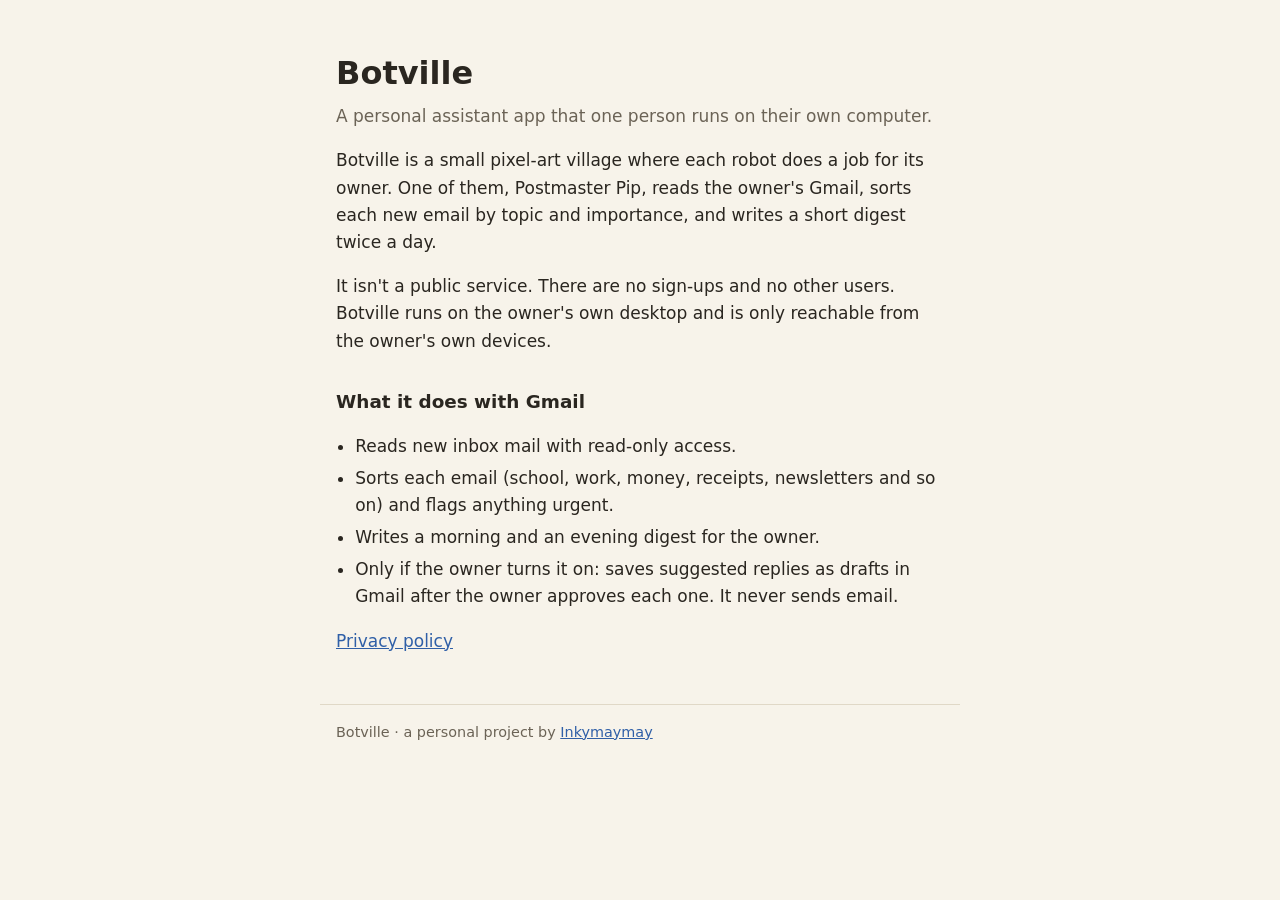
<file: index.html>
<!doctype html>
<html lang="en">
<head>
<meta charset="utf-8">
<meta name="viewport" content="width=device-width, initial-scale=1">
<title>Botville</title>
<meta name="description" content="Botville is a personal assistant app that one person runs on their own computer.">
<link rel="stylesheet" href="style.css">
</head>
<body>
<main>
  <h1>Botville</h1>
  <p class="lede">A personal assistant app that one person runs on their own computer.</p>

  <p>Botville is a small pixel-art village where each robot does a job for its owner. One of them, Postmaster Pip, reads the owner's Gmail, sorts each new email by topic and importance, and writes a short digest twice a day.</p>

  <p>It isn't a public service. There are no sign-ups and no other users. Botville runs on the owner's own desktop and is only reachable from the owner's own devices.</p>

  <h2>What it does with Gmail</h2>
  <ul>
    <li>Reads new inbox mail with read-only access.</li>
    <li>Sorts each email (school, work, money, receipts, newsletters and so on) and flags anything urgent.</li>
    <li>Writes a morning and an evening digest for the owner.</li>
    <li>Only if the owner turns it on: saves suggested replies as drafts in Gmail after the owner approves each one. It never sends email.</li>
  </ul>

  <p><a href="privacy.html">Privacy policy</a></p>
</main>
<footer>Botville · a personal project by <a href="https://github.com/Inkymaymay">Inkymaymay</a></footer>
</body>
</html>
</file>
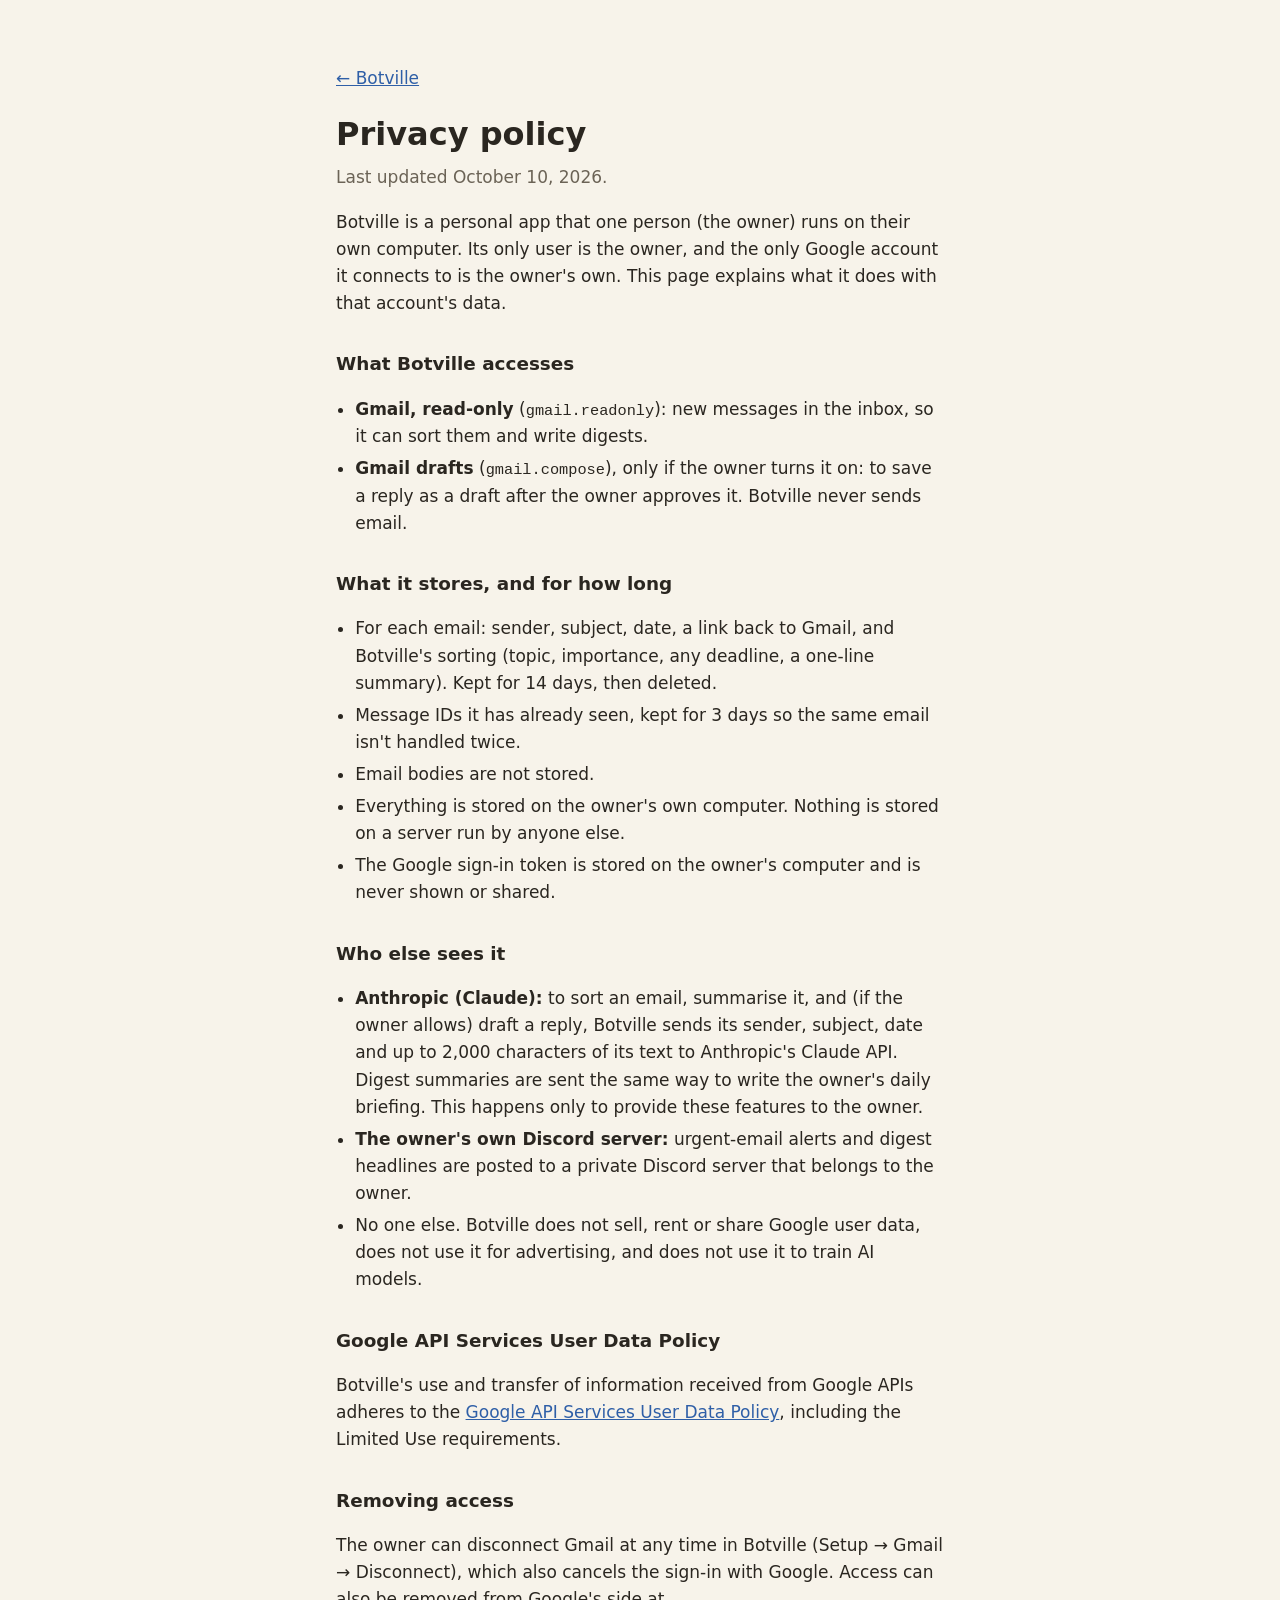
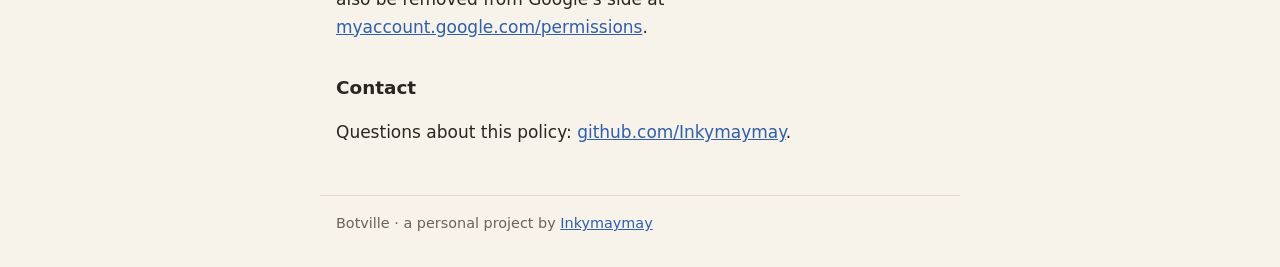
<file: privacy.html>
<!doctype html>
<html lang="en">
<head>
<meta charset="utf-8">
<meta name="viewport" content="width=device-width, initial-scale=1">
<title>Botville privacy policy</title>
<link rel="stylesheet" href="style.css">
</head>
<body>
<main>
  <p><a href="index.html">← Botville</a></p>
  <h1>Privacy policy</h1>
  <p class="lede">Last updated October 10, 2026.</p>

  <p>Botville is a personal app that one person (the owner) runs on their own computer. Its only user is the owner, and the only Google account it connects to is the owner's own. This page explains what it does with that account's data.</p>

  <h2>What Botville accesses</h2>
  <ul>
    <li><strong>Gmail, read-only</strong> (<code>gmail.readonly</code>): new messages in the inbox, so it can sort them and write digests.</li>
    <li><strong>Gmail drafts</strong> (<code>gmail.compose</code>), only if the owner turns it on: to save a reply as a draft after the owner approves it. Botville never sends email.</li>
  </ul>

  <h2>What it stores, and for how long</h2>
  <ul>
    <li>For each email: sender, subject, date, a link back to Gmail, and Botville's sorting (topic, importance, any deadline, a one-line summary). Kept for 14 days, then deleted.</li>
    <li>Message IDs it has already seen, kept for 3 days so the same email isn't handled twice.</li>
    <li>Email bodies are not stored.</li>
    <li>Everything is stored on the owner's own computer. Nothing is stored on a server run by anyone else.</li>
    <li>The Google sign-in token is stored on the owner's computer and is never shown or shared.</li>
  </ul>

  <h2>Who else sees it</h2>
  <ul>
    <li><strong>Anthropic (Claude):</strong> to sort an email, summarise it, and (if the owner allows) draft a reply, Botville sends its sender, subject, date and up to 2,000 characters of its text to Anthropic's Claude API. Digest summaries are sent the same way to write the owner's daily briefing. This happens only to provide these features to the owner.</li>
    <li><strong>The owner's own Discord server:</strong> urgent-email alerts and digest headlines are posted to a private Discord server that belongs to the owner.</li>
    <li>No one else. Botville does not sell, rent or share Google user data, does not use it for advertising, and does not use it to train AI models.</li>
  </ul>

  <h2>Google API Services User Data Policy</h2>
  <p>Botville's use and transfer of information received from Google APIs adheres to the <a href="https://developers.google.com/terms/api-services-user-data-policy">Google API Services User Data Policy</a>, including the Limited Use requirements.</p>

  <h2>Removing access</h2>
  <p>The owner can disconnect Gmail at any time in Botville (Setup → Gmail → Disconnect), which also cancels the sign-in with Google. Access can also be removed from Google's side at <a href="https://myaccount.google.com/permissions">myaccount.google.com/permissions</a>.</p>

  <h2>Contact</h2>
  <p>Questions about this policy: <a href="https://github.com/Inkymaymay">github.com/Inkymaymay</a>.</p>
</main>
<footer>Botville · a personal project by <a href="https://github.com/Inkymaymay">Inkymaymay</a></footer>
</body>
</html>
</file>
<file: style.css>
:root {
  --bg: #f7f3ea;
  --text: #2a2620;
  --muted: #6b6356;
  --link: #2f5fa7;
  --rule: #e0d8c7;
}
@media (prefers-color-scheme: dark) {
  :root {
    --bg: #1d1b18;
    --text: #ece6da;
    --muted: #a59d8e;
    --link: #8fb4ee;
    --rule: #3a3630;
  }
}
* { box-sizing: border-box; }
body {
  margin: 0;
  background: var(--bg);
  color: var(--text);
  font: 17px/1.6 system-ui, -apple-system, "Segoe UI", sans-serif;
}
main, footer { max-width: 40rem; margin: 0 auto; padding: 0 16px; }
main { padding-top: 3rem; padding-bottom: 2rem; }
h1 { font-size: 2rem; margin: 0 0 0.25rem; }
h2 { font-size: 1.15rem; margin: 2rem 0 0.5rem; }
.lede { color: var(--muted); margin-top: 0; }
a { color: var(--link); }
ul { padding-left: 1.2rem; }
li { margin: 0.3rem 0; }
code { font-size: 0.9em; }
footer { border-top: 1px solid var(--rule); padding-top: 1rem; padding-bottom: 2rem; color: var(--muted); font-size: 0.9rem; }
</file>
